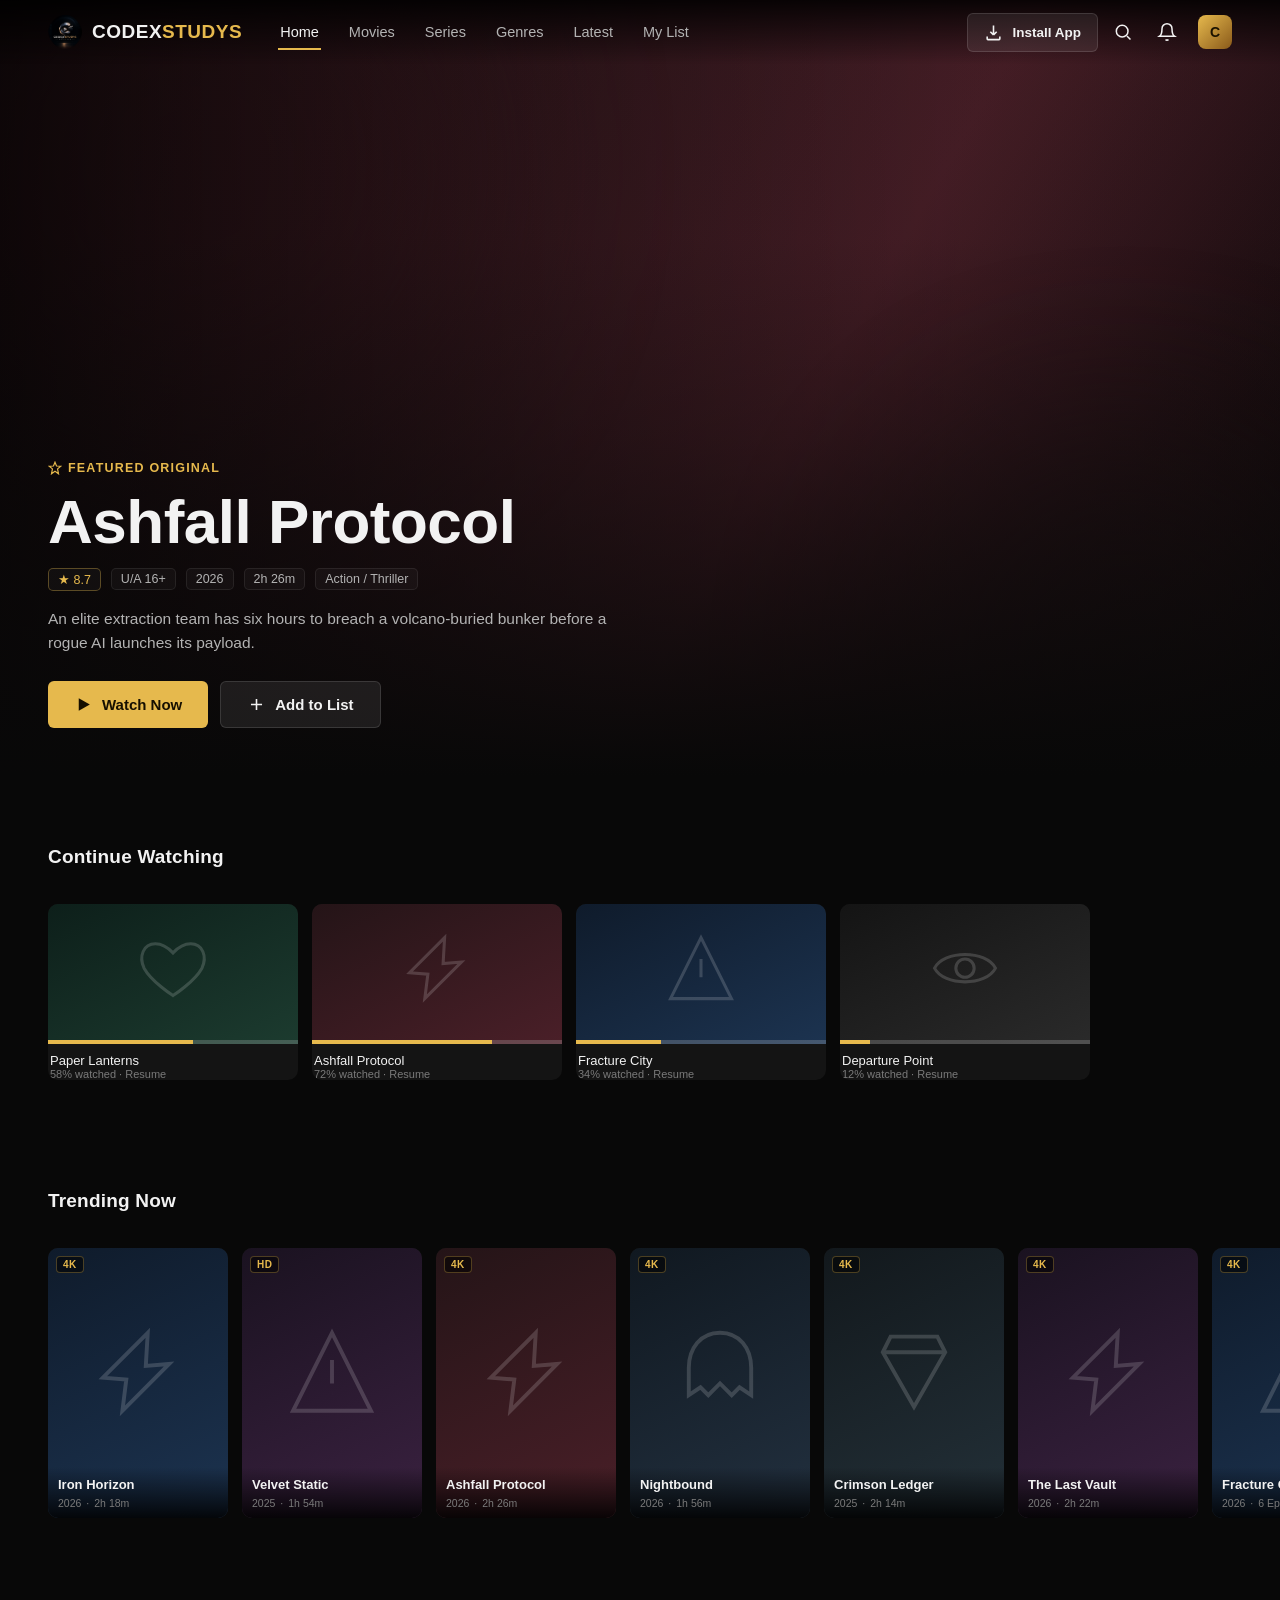
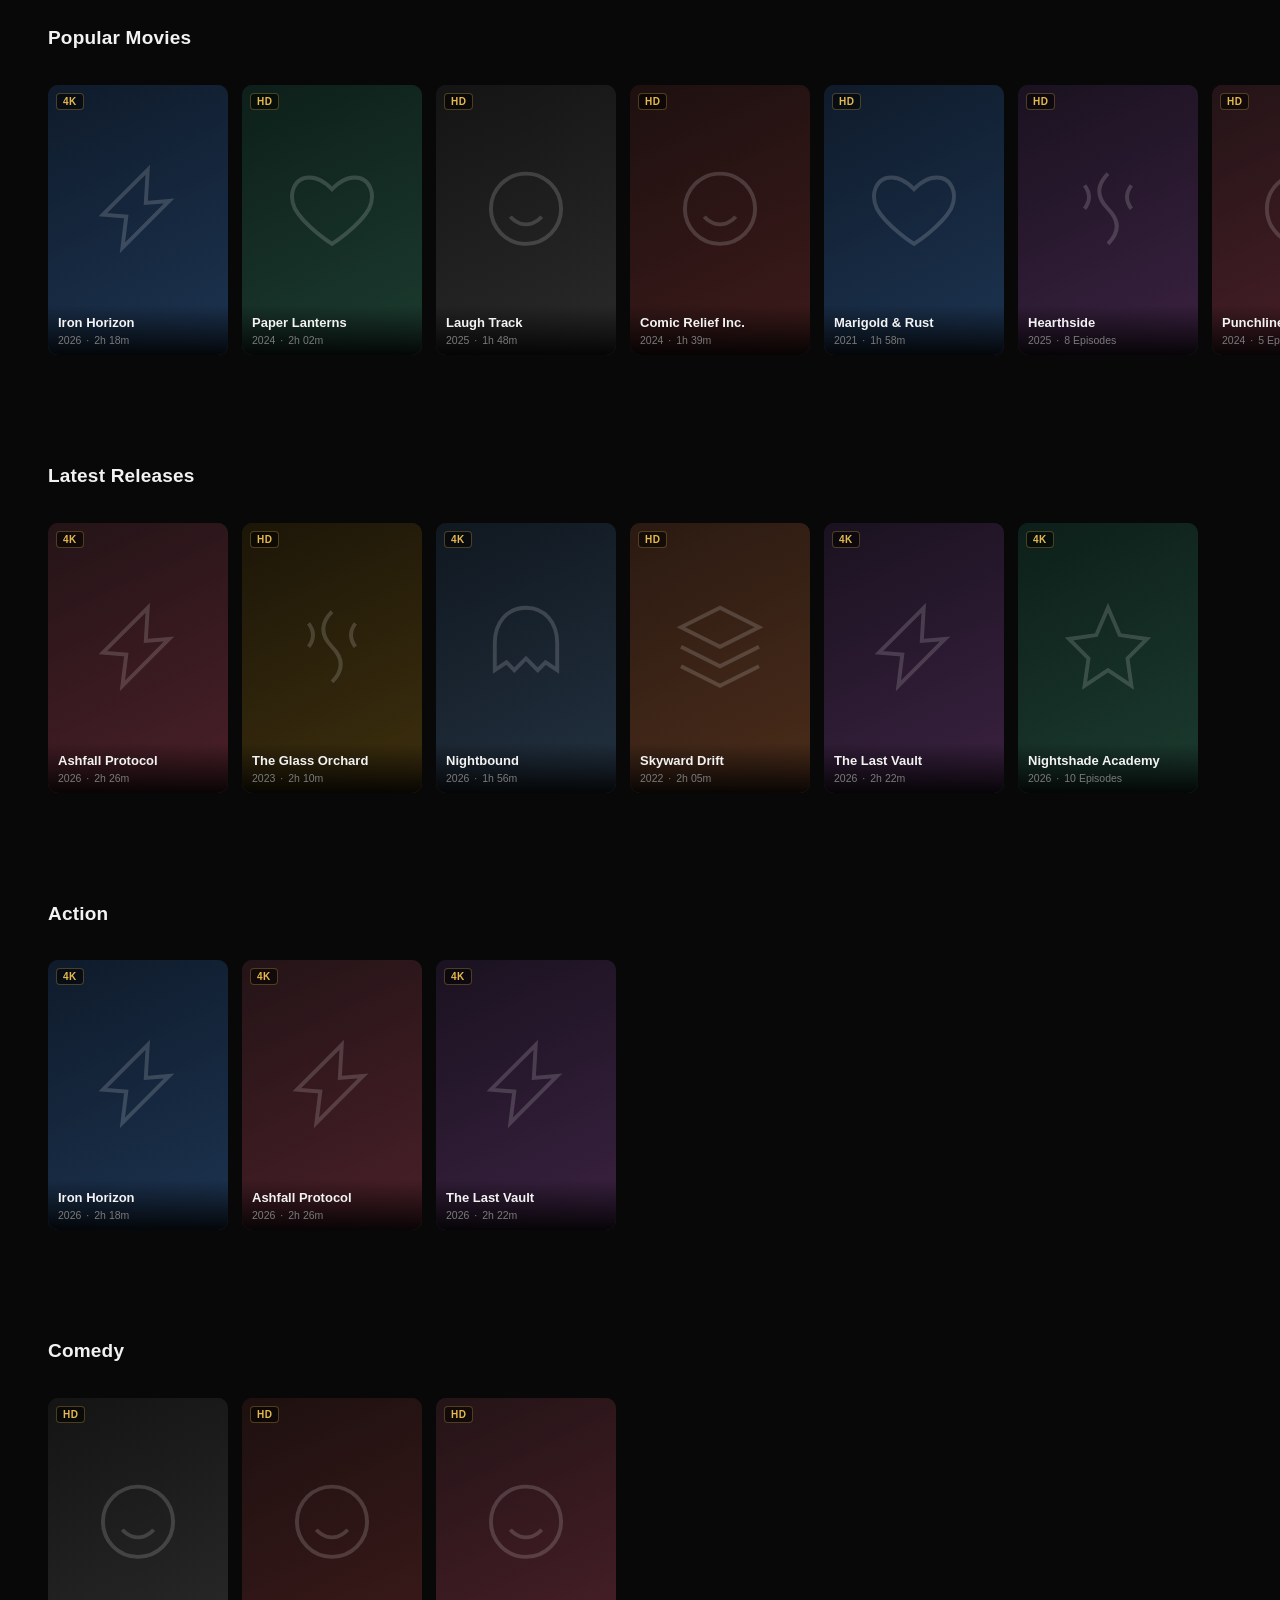
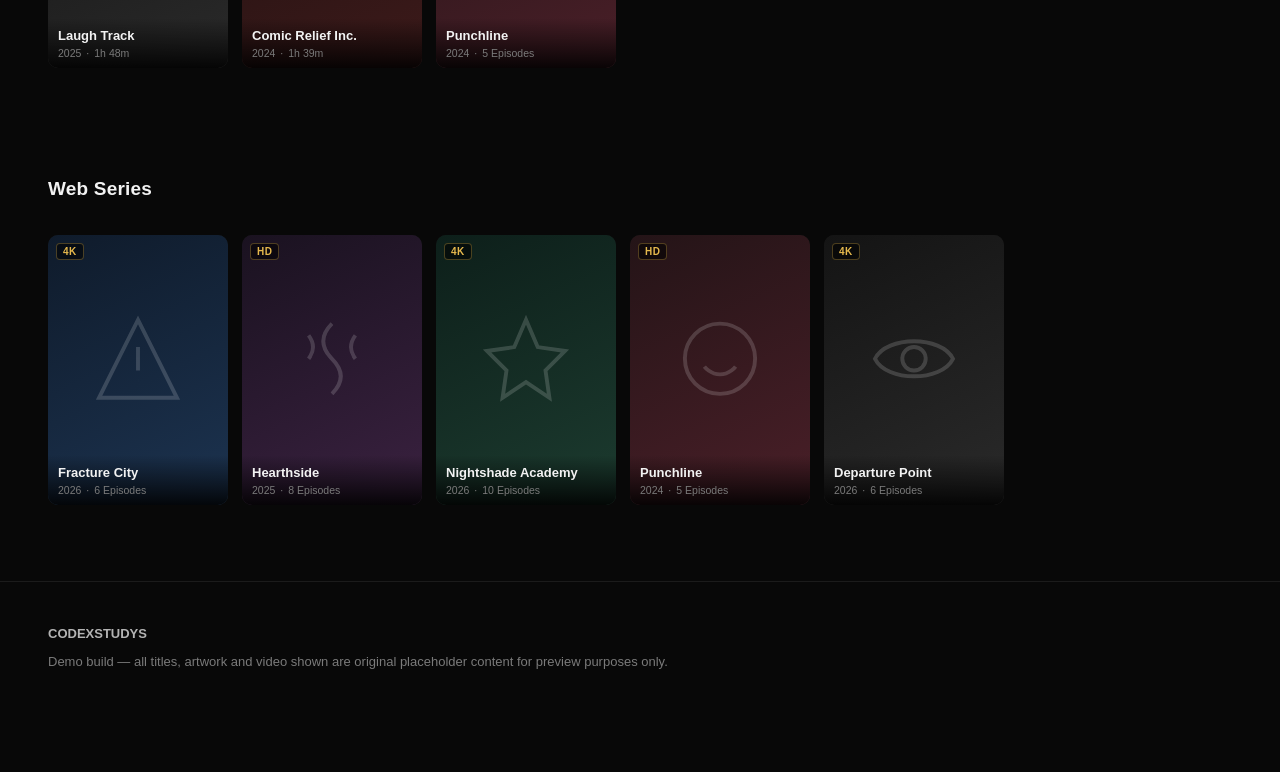
<file: index.html>
<!DOCTYPE html>
<html lang="en">
<head>
<meta charset="UTF-8">
<meta name="viewport" content="width=device-width, initial-scale=1, viewport-fit=cover">
<title>CODEXSTUDYS — Movies &amp; Series</title>
<meta name="description" content="CODEXSTUDYS — premium movie and series streaming, demo build.">
<link rel="manifest" href="manifest.webmanifest">
<meta name="theme-color" content="#080808">
<link rel="icon" href="assets/icons/icon-32.png" sizes="32x32">
<link rel="icon" href="assets/icons/icon-192.png" sizes="192x192">
<link rel="apple-touch-icon" href="assets/icons/icon-180.png">
<meta name="apple-mobile-web-app-capable" content="yes">
<meta name="apple-mobile-web-app-status-bar-style" content="black-translucent">
<meta name="apple-mobile-web-app-title" content="CodexStudys">
<link rel="stylesheet" href="css/style.css">
</head>
<body>

<!-- ============ NAVBAR ============ -->
<nav class="navbar" id="navbar">
  <div class="nav-inner">
    <div class="brand">
      <img class="brand-mark" src="assets/logo.png" alt="CODEXSTUDYS logo">
      <span class="brand-word">CODEX<b>STUDYS</b></span>
    </div>
    <div class="nav-links">
      <a href="#" data-nav="home" class="active">Home</a>
      <a href="#" data-nav="movies">Movies</a>
      <a href="#" data-nav="series">Series</a>
      <a href="#" data-nav="genres">Genres</a>
      <a href="#" data-nav="latest">Latest</a>
      <a href="#" data-nav="mylist">My List</a>
    </div>
    <div class="nav-actions">
      <button class="btn btn-ghost btn-sm install-btn" data-install-btn aria-label="Install app">
        <svg viewBox="0 0 24 24"><path d="M12 3v12m0 0l-4-4m4 4l4-4"/><path d="M4 17v3a1 1 0 001 1h14a1 1 0 001-1v-3"/></svg>
        <span data-install-label>Install App</span>
      </button>
      <button class="icon-btn" id="search-btn" aria-label="Search">
        <svg viewBox="0 0 24 24"><circle cx="11" cy="11" r="7"/><path d="M21 21l-4.3-4.3"/></svg>
      </button>
      <button class="icon-btn" aria-label="Notifications">
        <svg viewBox="0 0 24 24"><path d="M18 8a6 6 0 10-12 0c0 7-3 9-3 9h18s-3-2-3-9"/><path d="M13.7 21a2 2 0 01-3.4 0"/></svg>
      </button>
      <div class="dropdown" id="profile-dropdown">
        <div class="avatar">C</div>
        <div class="dropdown-menu">
          <button>Profile</button>
          <button data-nav="mylist">My List</button>
          <button>Settings</button>
          <button>Sign out (demo)</button>
        </div>
      </div>
      <button class="icon-btn hamburger" id="hamburger-btn" aria-label="Menu">
        <svg viewBox="0 0 24 24"><path d="M4 6h16M4 12h16M4 18h16"/></svg>
      </button>
    </div>
  </div>
</nav>

<!-- ============ MOBILE MENU ============ -->
<div class="mobile-menu" id="mobile-menu">
  <div class="mobile-menu-panel">
    <button class="icon-btn mobile-menu-close" id="mobile-menu-close" aria-label="Close menu">
      <svg viewBox="0 0 24 24"><path d="M18 6L6 18M6 6l12 12"/></svg>
    </button>
    <a href="#" data-nav="home" class="active">Home</a>
    <a href="#" data-nav="movies">Movies</a>
    <a href="#" data-nav="series">Series</a>
    <a href="#" data-nav="genres">Genres</a>
    <a href="#" data-nav="latest">Latest</a>
    <a href="#" data-nav="mylist">My List</a>
    <button class="btn btn-primary btn-sm" data-install-btn style="margin-top:16px;justify-content:center;">
      <svg viewBox="0 0 24 24" style="width:19px;height:19px;stroke:currentColor;fill:none;stroke-width:2;"><path d="M12 3v12m0 0l-4-4m4 4l4-4"/><path d="M4 17v3a1 1 0 001 1h14a1 1 0 001-1v-3"/></svg>
      <span data-install-label>Install App</span>
    </button>
  </div>
</div>

<!-- ============ BOTTOM NAV (mobile) ============ -->
<div class="bottom-nav">
  <div class="bottom-nav-inner">
    <a href="#" data-nav="home" class="active"><svg viewBox="0 0 24 24"><path d="M3 11l9-8 9 8"/><path d="M5 10v10h14V10"/></svg>Home</a>
    <a href="#" id="bottom-search"><svg viewBox="0 0 24 24"><circle cx="11" cy="11" r="7"/><path d="M21 21l-4.3-4.3"/></svg>Search</a>
    <a href="#" data-nav="mylist"><svg viewBox="0 0 24 24"><path d="M12 5v14M5 12h14"/></svg>My List</a>
    <a href="#" data-nav="genres"><svg viewBox="0 0 24 24"><rect x="3" y="3" width="7" height="7"/><rect x="14" y="3" width="7" height="7"/><rect x="3" y="14" width="7" height="7"/><rect x="14" y="14" width="7" height="7"/></svg>Genres</a>
  </div>
</div>

<!-- ============ HOME VIEW ============ -->
<main>
  <div class="view active" id="home-view">
    <section class="hero" id="hero"></section>
    <div id="home-rows"></div>
    <footer class="footer">
      <div class="f-brand">CODEXSTUDYS</div>
      <p>Demo build — all titles, artwork and video shown are original placeholder content for preview purposes only.</p>
    </footer>
  </div>

  <div class="view" id="movies-view">
    <h1 class="view-title">Movies</h1>
    <div class="filter-bar" id="movies-filter"></div>
    <div class="grid" id="movies-grid"></div>
  </div>

  <div class="view" id="series-view">
    <h1 class="view-title">Series</h1>
    <div class="grid" id="series-grid"></div>
  </div>

  <div class="view" id="genres-view">
    <h1 class="view-title">Genres</h1>
    <div class="genre-grid" id="genres-grid"></div>
  </div>

  <div class="view" id="latest-view">
    <h1 class="view-title">Latest Releases</h1>
    <div class="grid" id="latest-grid"></div>
  </div>

  <div class="view" id="mylist-view">
    <h1 class="view-title">My List</h1>
    <div class="grid" id="mylist-grid"></div>
  </div>
</main>

<!-- ============ SEARCH OVERLAY ============ -->
<div class="search-overlay" id="search-overlay">
  <div class="search-head">
    <div class="search-input-wrap">
      <svg viewBox="0 0 24 24"><circle cx="11" cy="11" r="7"/><path d="M21 21l-4.3-4.3"/></svg>
      <input id="search-input" type="text" placeholder="Search movies, series, genres..." autocomplete="off">
    </div>
    <button class="icon-btn search-close" id="search-close" aria-label="Close search">
      <svg viewBox="0 0 24 24"><path d="M18 6L6 18M6 6l12 12"/></svg>
    </button>
  </div>
  <div class="container search-results" id="search-results"></div>
</div>

<!-- ============ DETAILS MODAL ============ -->
<div class="modal-backdrop" id="modal-backdrop"></div>

<script src="js/movies.js"></script>
<script src="js/app.js"></script>
<script src="js/install.js"></script>
<script>
  document.getElementById("bottom-search").addEventListener("click", (e) => {
    e.preventDefault();
    document.getElementById("search-btn").click();
  });
</script>
</body>
</html>
</file>
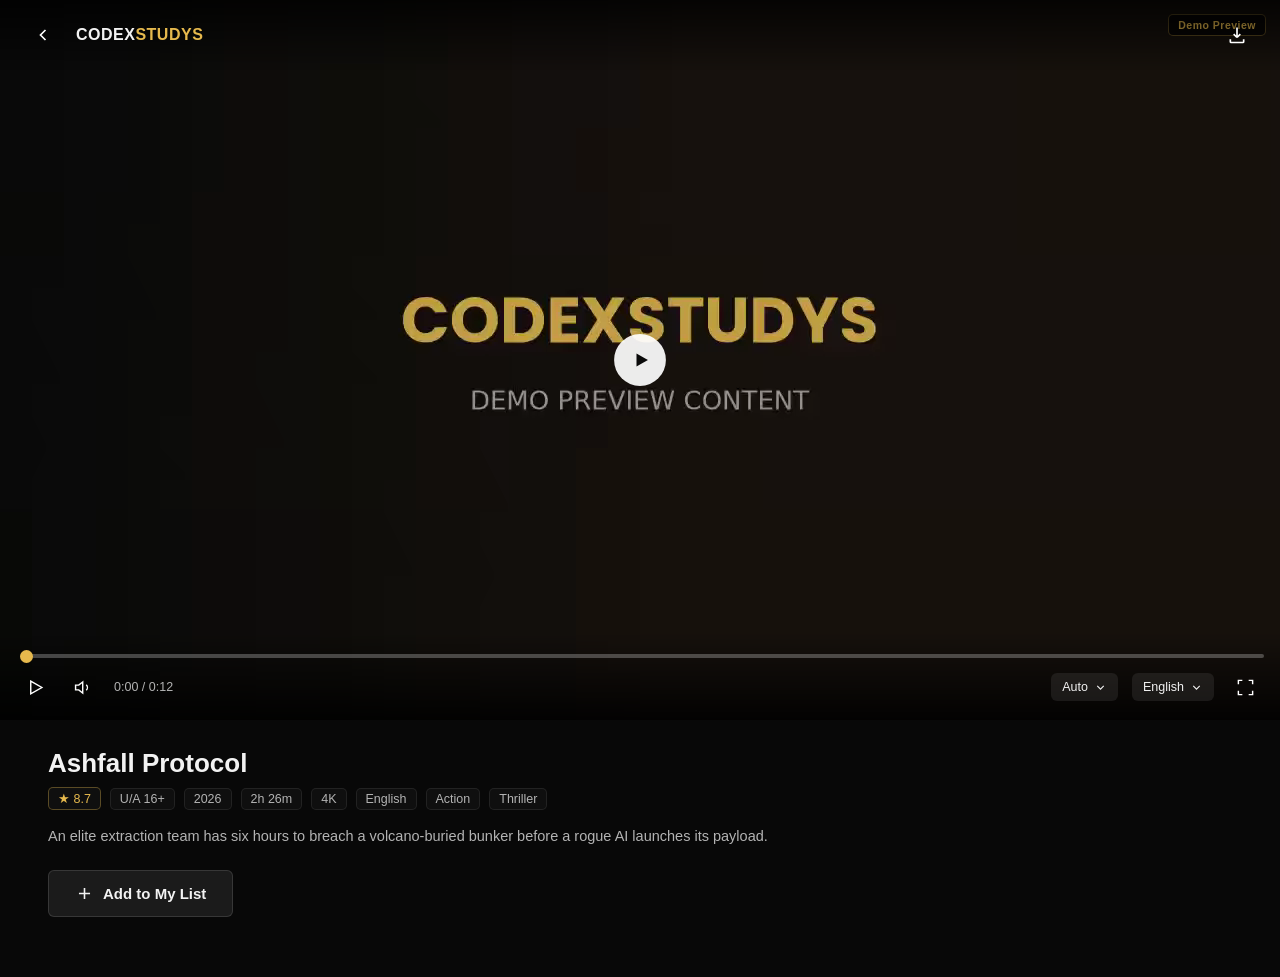
<file: player.html>
<!DOCTYPE html>
<html lang="en">
<head>
<meta charset="UTF-8">
<meta name="viewport" content="width=device-width, initial-scale=1, viewport-fit=cover">
<title>Player — CODEXSTUDYS</title>
<link rel="manifest" href="manifest.webmanifest">
<meta name="theme-color" content="#080808">
<link rel="icon" href="assets/icons/icon-32.png" sizes="32x32">
<link rel="apple-touch-icon" href="assets/icons/icon-180.png">
<link rel="stylesheet" href="css/style.css">
<style>
  body{padding-top:0;}
  .player-nav{
    position:fixed;top:0;left:0;right:0;z-index:100;padding:16px 24px;padding-top:calc(16px + var(--safe-t));
    display:flex;align-items:center;gap:14px;
    background:linear-gradient(to bottom, rgba(0,0,0,.75), transparent);
  }
  .player-nav .brand-word{font-size:16px;}
  #player-stage{position:relative;width:100%;aspect-ratio:16/9;background:#000;overflow:hidden;}
  #video{width:100%;height:100%;object-fit:contain;background:#000;}
  .big-play{
    position:absolute;inset:0;display:flex;align-items:center;justify-content:center;
    background:rgba(0,0,0,.15);transition:opacity .2s ease;cursor:pointer;
  }
  .big-play.hidden{opacity:0;pointer-events:none;}
  .big-play .play-circle{width:74px;height:74px;background:rgba(255,255,255,.9);}
  .big-play svg{width:28px;height:28px;}
  .demo-badge{
    position:absolute;top:14px;right:14px;z-index:5;font-size:10.5px;font-weight:800;letter-spacing:.5px;
    padding:4px 9px;border-radius:5px;background:rgba(0,0,0,.6);color:var(--accent);border:1px solid rgba(230,185,77,.35);
  }
  .controls-bar{
    position:absolute;left:0;right:0;bottom:0;z-index:6;padding:10px 18px 16px;
    background:linear-gradient(to top, rgba(0,0,0,.85), transparent);
    opacity:1;transition:opacity .25s ease;
  }
  #seek{
    -webkit-appearance:none;width:100%;height:4px;border-radius:3px;margin-bottom:12px;
    background:linear-gradient(to right, var(--accent) var(--pct,0%), rgba(255,255,255,.25) var(--pct,0%));
    cursor:pointer;
  }
  #seek::-webkit-slider-thumb{-webkit-appearance:none;width:13px;height:13px;border-radius:50%;background:var(--accent);}
  #seek::-moz-range-thumb{width:13px;height:13px;border-radius:50%;background:var(--accent);border:none;}
  .controls-row{display:flex;align-items:center;gap:14px;}
  .controls-row .icon-btn{width:34px;height:34px;}
  .controls-row .icon-btn svg{width:19px;height:19px;stroke:#fff;fill:none;}
  .time-display{font-size:12.5px;color:var(--text-dim);white-space:nowrap;}
  .spacer{flex:1;}
  .select-wrap{position:relative;}
  .select-btn{
    display:flex;align-items:center;gap:6px;font-size:12.5px;padding:7px 11px;
    border-radius:var(--radius-s);background:rgba(255,255,255,.08);color:var(--text);
  }
  .select-btn svg{width:13px;height:13px;stroke:currentColor;fill:none;stroke-width:2;}
  .select-menu{
    position:absolute;bottom:42px;right:0;min-width:130px;background:var(--surface-2);
    border:1px solid var(--border);border-radius:var(--radius-m);padding:6px;
    opacity:0;visibility:hidden;transform:translateY(6px);transition:all .18s ease;box-shadow:var(--shadow-pop);
  }
  .select-menu.open{opacity:1;visibility:visible;transform:translateY(0);}
  .select-menu [data-opt]{padding:8px 10px;border-radius:6px;font-size:12.5px;color:var(--text-dim);}
  .select-menu [data-opt]:hover{background:var(--surface-hover);color:var(--text);}
  .select-menu [data-opt].sel{color:var(--accent);}
  .info-wrap{padding:28px 48px 60px;max-width:900px;}
  @media (max-width:640px){.info-wrap{padding:20px 16px 40px;}}
  #episode-section{margin-top:26px;}
  .ep-row.active-ep{background:var(--surface-hover);}
  .ep-row.active-ep .ep-title{color:var(--accent);}
  .now-playing{font-size:13px;color:var(--text-mute);margin-bottom:4px;}
  @media (max-width:640px){.controls-row{gap:8px;}.time-display{font-size:11px;}.select-btn span{display:none;}}
</style>
</head>
<body id="player-app">

<div class="player-nav">
  <button class="icon-btn" id="back-home" aria-label="Back">
    <svg viewBox="0 0 24 24" style="stroke:#fff;fill:none;stroke-width:2;"><path d="M15 18l-6-6 6-6"/></svg>
  </button>
  <span class="brand-word">CODEX<b style="color:var(--accent);">STUDYS</b></span>
  <div style="flex:1;"></div>
  <button class="icon-btn" data-install-btn aria-label="Install app" title="Install App">
    <svg viewBox="0 0 24 24" style="stroke:#fff;fill:none;stroke-width:2;"><path d="M12 3v12m0 0l-4-4m4 4l4-4"/><path d="M4 17v3a1 1 0 001 1h14a1 1 0 001-1v-3"/></svg>
  </button>
</div>

<div id="player-stage">
  <span class="demo-badge">Demo Preview</span>
  <video id="video" playsinline preload="metadata"></video>
  <div class="big-play" id="big-play">
    <div class="play-circle" style="width:74px;height:74px;border-radius:50%;background:rgba(255,255,255,.92);display:flex;align-items:center;justify-content:center;">
      <svg viewBox="0 0 24 24" style="width:28px;height:28px;fill:#0a0a0a;margin-left:3px;"><path d="M6 4l14 8-14 8V4z"/></svg>
    </div>
  </div>
  <div class="controls-bar">
    <input type="range" id="seek" min="0" max="100" value="0" step="0.1">
    <div class="controls-row">
      <button class="icon-btn" id="ctrl-play" aria-label="Play/Pause"><svg viewBox="0 0 24 24"><path d="M6 4l14 8-14 8V4z"/></svg></button>
      <button class="icon-btn" id="ctrl-mute" aria-label="Mute"><svg viewBox="0 0 24 24"><path d="M11 5L6 9H2v6h4l5 4V5z"/><path d="M15.5 8.5a5 5 0 010 7"/></svg></button>
      <span class="time-display"><span id="cur-time">0:00</span> / <span id="dur-time">0:00</span></span>
      <div class="spacer"></div>
      <span id="now-playing-ep" class="time-display" style="display:none;"></span>
      <div class="select-wrap">
        <button class="select-btn" id="quality-btn"><span>Auto</span><svg viewBox="0 0 24 24"><path d="M6 9l6 6 6-6"/></svg></button>
        <div class="select-menu" id="quality-menu">
          <div data-opt="Auto" class="sel">Auto</div>
          <div data-opt="1080p">1080p</div>
          <div data-opt="720p">720p</div>
          <div data-opt="480p">480p</div>
        </div>
      </div>
      <div class="select-wrap">
        <button class="select-btn" id="lang-btn"><span>English</span><svg viewBox="0 0 24 24"><path d="M6 9l6 6 6-6"/></svg></button>
        <div class="select-menu" id="lang-menu">
          <div data-opt="English" class="sel">English</div>
          <div data-opt="Hindi">Hindi</div>
          <div data-opt="Tamil">Tamil</div>
          <div data-opt="Telugu">Telugu</div>
        </div>
      </div>
      <button class="icon-btn" id="ctrl-fullscreen" aria-label="Fullscreen"><svg viewBox="0 0 24 24"><path d="M8 3H3v5M16 3h5v5M8 21H3v-5M16 21h5v-5"/></svg></button>
    </div>
  </div>
</div>

<div class="info-wrap">
  <h1 class="modal-title" id="player-title" style="margin-bottom:8px;"></h1>
  <div id="episode-section" style="display:none;margin-top:0;margin-bottom:14px;">
    <div class="now-playing" id="ep-label">Now Playing</div>
  </div>
  <div class="modal-meta" id="player-meta"></div>
  <p class="modal-desc" id="player-desc"></p>
  <div class="modal-actions">
    <button class="btn btn-ghost" id="player-mylist">
      <svg viewBox="0 0 24 24" style="width:19px;height:19px;stroke:currentColor;fill:none;stroke-width:2;"><path d="M12 5v14M5 12h14"/></svg>
      <span>Add to My List</span>
    </button>
  </div>

  <div class="modal-episodes" id="episode-section2" style="border-top:1px solid var(--border);padding-top:18px;margin-top:24px;display:none;" data-episodes>
    <h3 class="section-title" style="font-size:15px;margin-bottom:10px;">Episodes</h3>
    <div id="episode-list"></div>
  </div>
</div>

<script src="js/movies.js"></script>
<script src="js/player.js"></script>
<script src="js/install.js"></script>
<script>
  // show episode block wrapper when series
  document.addEventListener("DOMContentLoaded", () => {
    const id = new URLSearchParams(location.search).get("id") || "4";
    const m = findMovie(id);
    if (m && m.type === "series") {
      document.getElementById("episode-section2").style.display = "";
      document.getElementById("now-playing-ep").style.display = "";
    }
  });
</script>
</body>
</html>
</file>
<file: css/style.css>
/* ==========================================================================
   CODEXSTUDYS — OTT design system
   ========================================================================== */
:root{
  --bg:#080808;
  --bg-elevated:#0d0d0d;
  --surface:#141414;
  --surface-2:#1c1c1c;
  --surface-hover:#232323;
  --border:rgba(255,255,255,.08);
  --text:#f2f2f2;
  --text-dim:#b3b3b3;
  --text-mute:#7a7a7a;
  --accent:#e6b94d;
  --accent-dim:#a9843a;
  --accent-ink:#1a1400;
  --radius-s:6px;
  --radius-m:10px;
  --radius-l:16px;
  --shadow-card:0 10px 30px rgba(0,0,0,.5);
  --shadow-pop:0 20px 60px rgba(0,0,0,.65);
  --nav-h:64px;
  --safe-t:env(safe-area-inset-top,0px);
  --safe-b:env(safe-area-inset-bottom,0px);
}

*,*::before,*::after{box-sizing:border-box;}
html,body{padding:0;margin:0;}
body{
  background:var(--bg);
  color:var(--text);
  font-family:"Inter","Segoe UI",Helvetica,Arial,sans-serif;
  -webkit-font-smoothing:antialiased;
  overflow-x:hidden;
  padding-top:var(--safe-t);
  padding-bottom:var(--safe-b);
}
img,svg{display:block;max-width:100%;}
a{color:inherit;text-decoration:none;}
button{font-family:inherit;cursor:pointer;}
button,input{border:none;outline:none;background:none;color:inherit;}
::-webkit-scrollbar{height:8px;width:8px;}
::-webkit-scrollbar-thumb{background:#2b2b2b;border-radius:8px;}
::selection{background:var(--accent);color:#000;}

.container{max-width:1600px;margin:0 auto;padding:0 48px;}
@media (max-width:1024px){.container{padding:0 28px;}}
@media (max-width:640px){.container{padding:0 16px;}}

/* ---------- NAVBAR ---------- */
.navbar{
  position:fixed;top:0;left:0;right:0;z-index:200;
  height:var(--nav-h);
  padding-top:var(--safe-t);
  display:flex;align-items:center;
  background:linear-gradient(to bottom, rgba(0,0,0,.85), rgba(0,0,0,0));
  transition:background .35s ease, box-shadow .35s ease, backdrop-filter .35s ease;
}
.navbar.scrolled{
  background:rgba(8,8,8,.92);
  backdrop-filter:blur(10px);
  box-shadow:0 4px 20px rgba(0,0,0,.4);
  border-bottom:1px solid var(--border);
}
.nav-inner{
  width:100%;max-width:1600px;margin:0 auto;padding:0 48px;
  display:flex;align-items:center;gap:36px;
}
.brand{display:flex;align-items:center;gap:10px;flex-shrink:0;}
.brand-mark{width:34px;height:34px;flex-shrink:0;object-fit:contain;border-radius:8px;}
.install-btn svg{width:17px;height:17px;stroke:currentColor;fill:none;stroke-width:2;}
.install-btn.is-installed{opacity:.55;pointer-events:none;}
@media (max-width:900px){.nav-actions .install-btn{display:none;}}
.brand-word{font-size:19px;font-weight:800;letter-spacing:.5px;}
.brand-word b{color:var(--accent);}
.nav-links{display:flex;align-items:center;gap:26px;flex:1;}
.nav-links a{
  font-size:14.5px;font-weight:500;color:var(--text-dim);
  padding:6px 2px;position:relative;transition:color .2s;
}
.nav-links a::after{
  content:"";position:absolute;left:0;bottom:-4px;height:2px;width:0;
  background:var(--accent);transition:width .2s ease;
}
.nav-links a:hover{color:var(--text);}
.nav-links a.active{color:var(--text);}
.nav-links a.active::after{width:100%;}
.nav-actions{display:flex;align-items:center;gap:6px;}
.icon-btn{
  width:38px;height:38px;border-radius:50%;
  display:flex;align-items:center;justify-content:center;
  color:var(--text);transition:background .2s;
}
.icon-btn:hover{background:rgba(255,255,255,.08);}
.icon-btn svg{width:20px;height:20px;stroke:currentColor;fill:none;stroke-width:1.8;}
.avatar{
  width:34px;height:34px;border-radius:8px;margin-left:6px;
  background:linear-gradient(135deg,var(--accent),#8a5a1a);
  display:flex;align-items:center;justify-content:center;
  font-weight:800;color:#1a1200;font-size:14px;position:relative;
}
.hamburger{display:none;}

/* profile dropdown */
.dropdown{position:relative;}
.dropdown-menu{
  position:absolute;top:48px;right:0;min-width:190px;
  background:var(--surface-2);border:1px solid var(--border);
  border-radius:var(--radius-m);padding:6px;
  box-shadow:var(--shadow-pop);
  opacity:0;visibility:hidden;transform:translateY(-6px);
  transition:all .18s ease;
}
.dropdown.open .dropdown-menu{opacity:1;visibility:visible;transform:translateY(0);}
.dropdown-menu button{
  width:100%;text-align:left;padding:10px 12px;border-radius:var(--radius-s);
  font-size:13.5px;color:var(--text-dim);
}
.dropdown-menu button:hover{background:var(--surface-hover);color:var(--text);}

/* mobile slide menu */
.mobile-menu{
  position:fixed;inset:0;z-index:300;background:rgba(0,0,0,.6);
  opacity:0;visibility:hidden;transition:opacity .25s ease;
}
.mobile-menu.open{opacity:1;visibility:visible;}
.mobile-menu-panel{
  position:absolute;top:0;right:0;bottom:0;width:78%;max-width:320px;
  background:var(--bg-elevated);padding:24px 20px;padding-top:calc(24px + var(--safe-t));
  transform:translateX(100%);transition:transform .3s ease;
  display:flex;flex-direction:column;gap:4px;
}
.mobile-menu.open .mobile-menu-panel{transform:translateX(0);}
.mobile-menu-panel a{padding:14px 6px;font-size:16px;font-weight:600;border-bottom:1px solid var(--border);color:var(--text-dim);}
.mobile-menu-panel a.active{color:var(--accent);}
.mobile-menu-close{align-self:flex-end;margin-bottom:8px;}

/* bottom tab bar (mobile only) */
.bottom-nav{
  display:none;position:fixed;left:0;right:0;bottom:0;z-index:180;
  background:rgba(10,10,10,.95);backdrop-filter:blur(10px);
  border-top:1px solid var(--border);
  padding:8px 6px calc(8px + var(--safe-b));
}
.bottom-nav-inner{display:flex;justify-content:space-around;}
.bottom-nav a{
  display:flex;flex-direction:column;align-items:center;gap:3px;
  font-size:10.5px;color:var(--text-mute);flex:1;padding:4px 0;
}
.bottom-nav a svg{width:21px;height:21px;stroke:currentColor;fill:none;stroke-width:1.8;}
.bottom-nav a.active{color:var(--accent);}

/* ---------- HERO ---------- */
.hero{
  position:relative;min-height:88vh;display:flex;align-items:flex-end;
  overflow:hidden;
}
.hero-bg{
  position:absolute;inset:0;z-index:0;
}
.hero-bg .bg-grad{position:absolute;inset:0;}
.hero-bg .bg-shape{
  position:absolute;border-radius:50%;filter:blur(90px);opacity:.55;
}
.hero-scrim{
  position:absolute;inset:0;z-index:1;
  background:
    linear-gradient(to top, var(--bg) 2%, rgba(8,8,8,.35) 45%, rgba(8,8,8,.05) 70%),
    linear-gradient(to right, rgba(0,0,0,.75) 0%, rgba(0,0,0,.25) 45%, rgba(0,0,0,.05) 75%);
}
.hero-content{position:relative;z-index:2;padding:0 48px 64px;max-width:1600px;margin:0 auto;width:100%;}
.hero-badge{
  display:inline-flex;align-items:center;gap:6px;font-size:12.5px;font-weight:700;
  letter-spacing:1.2px;color:var(--accent);text-transform:uppercase;margin-bottom:14px;
}
.hero-badge svg{width:14px;height:14px;stroke:var(--accent);fill:none;stroke-width:2;}
.hero-title{
  font-size:clamp(34px,5.4vw,62px);font-weight:800;line-height:1.05;
  max-width:760px;margin:0 0 14px;letter-spacing:-.5px;
}
.hero-meta{display:flex;flex-wrap:wrap;align-items:center;gap:10px;margin-bottom:16px;color:var(--text-dim);font-size:14px;}
.hero-meta .dot{width:3px;height:3px;border-radius:50%;background:var(--text-mute);}
.chip{
  padding:3px 9px;border:1px solid var(--border);border-radius:5px;
  font-size:12.5px;color:var(--text-dim);background:rgba(255,255,255,.03);
}
.chip.rating{color:var(--accent);border-color:rgba(230,185,77,.35);}
.hero-desc{
  max-width:560px;color:var(--text-dim);font-size:15.5px;line-height:1.55;margin-bottom:26px;
  display:-webkit-box;-webkit-line-clamp:3;-webkit-box-orient:vertical;overflow:hidden;
}
.hero-actions{display:flex;flex-wrap:wrap;gap:12px;}

.btn{
  display:inline-flex;align-items:center;gap:9px;padding:13px 26px;
  border-radius:var(--radius-s);font-size:15px;font-weight:700;
  transition:transform .15s ease, background .2s ease, opacity .2s ease;
}
.btn svg{width:19px;height:19px;stroke:currentColor;fill:none;stroke-width:2;}
.btn:active{transform:scale(.97);}
.btn-primary{background:var(--accent);color:#160f00;}
.btn-primary:hover{background:#f0c65e;}
.btn-primary svg{fill:currentColor;stroke:none;}
.btn-ghost{background:rgba(255,255,255,.08);color:var(--text);border:1px solid rgba(255,255,255,.12);}
.btn-ghost:hover{background:rgba(255,255,255,.15);}
.btn-ghost.active{background:rgba(230,185,77,.15);border-color:rgba(230,185,77,.4);color:var(--accent);}
.btn-sm{padding:9px 16px;font-size:13.5px;}

/* ---------- ROWS ---------- */
.section{padding:38px 0;}
.section-head{
  display:flex;align-items:center;justify-content:space-between;
  padding:0 48px;margin-bottom:14px;
}
.section-title{font-size:19px;font-weight:700;letter-spacing:.2px;}
.row-wrap{position:relative;}
.row-scroll{
  display:flex;gap:14px;overflow-x:auto;scroll-behavior:smooth;
  padding:6px 48px 18px;scrollbar-width:none;
}
.row-scroll::-webkit-scrollbar{display:none;}
.row-arrow{
  position:absolute;top:0;bottom:18px;width:52px;z-index:5;
  display:flex;align-items:center;justify-content:center;
  background:linear-gradient(to var(--dir,right), var(--bg) 10%, transparent);
  opacity:0;transition:opacity .2s ease;color:var(--text);
}
.row-wrap:hover .row-arrow{opacity:1;}
.row-arrow.left{left:0;--dir:left;}
.row-arrow.right{right:0;--dir:right;}
.row-arrow svg{width:26px;height:26px;stroke:currentColor;fill:none;stroke-width:2;
  background:rgba(0,0,0,.5);border-radius:50%;padding:6px;}

/* ---------- CARDS ---------- */
.card{
  position:relative;flex:0 0 auto;width:180px;border-radius:var(--radius-m);
  overflow:hidden;cursor:pointer;transition:transform .28s ease, box-shadow .28s ease;
  background:var(--surface);
}
.card:hover{transform:scale(1.08) translateY(-4px);box-shadow:var(--shadow-card);z-index:4;}
.poster{
  aspect-ratio:2/3;position:relative;display:flex;align-items:flex-end;
}
.poster .p-icon{
  position:absolute;top:50%;left:50%;width:52%;height:52%;
  transform:translate(-50%,-58%);opacity:.16;stroke:#fff;fill:none;stroke-width:1;
}
.poster .p-badge{
  position:absolute;top:8px;left:8px;font-size:10px;font-weight:800;
  padding:2px 6px;border-radius:4px;background:rgba(0,0,0,.55);
  letter-spacing:.5px;color:var(--accent);border:1px solid rgba(230,185,77,.3);
}
.poster .p-info{
  position:relative;z-index:2;width:100%;padding:10px 10px 9px;
  background:linear-gradient(to top, rgba(0,0,0,.88), rgba(0,0,0,0));
}
.poster .p-title{font-size:13px;font-weight:700;line-height:1.25;margin-bottom:3px;
  display:-webkit-box;-webkit-line-clamp:2;-webkit-box-orient:vertical;overflow:hidden;}
.poster .p-sub{font-size:10.5px;color:var(--text-mute);display:flex;gap:5px;align-items:center;}
.play-overlay{
  position:absolute;inset:0;z-index:3;display:flex;align-items:center;justify-content:center;
  background:rgba(0,0,0,0);opacity:0;transition:opacity .22s ease, background .22s ease;
}
.card:hover .play-overlay{opacity:1;background:rgba(0,0,0,.28);}
.play-circle{
  width:46px;height:46px;border-radius:50%;background:rgba(255,255,255,.92);
  display:flex;align-items:center;justify-content:center;transform:scale(.7);transition:transform .22s ease;
}
.card:hover .play-circle{transform:scale(1);}
.play-circle svg{width:19px;height:19px;fill:#0a0a0a;margin-left:2px;}

@media (max-width:640px){
  .card{width:132px;}
  .row-scroll{gap:10px;}
}

/* continue watching cards */
.card.cw{width:250px;}
.cw .poster{aspect-ratio:16/9;}
.cw-progress{
  position:absolute;left:0;right:0;bottom:0;height:4px;background:rgba(255,255,255,.18);z-index:3;
}
.cw-progress-fill{height:100%;background:var(--accent);}
.cw-meta{padding:9px 2px 0;}
.cw-meta .p-title{font-size:13px;}
.cw-meta .p-sub{font-size:11px;color:var(--text-mute);}
@media (max-width:640px){.card.cw{width:220px;}}

/* movie grid (Movies/Series/Genre/Latest/MyList views) */
.grid{
  display:grid;grid-template-columns:repeat(auto-fill,minmax(160px,1fr));
  gap:18px;padding:0 48px 40px;
}
@media (max-width:640px){.grid{grid-template-columns:repeat(auto-fill,minmax(128px,1fr));gap:12px;padding:0 16px 32px;}}
.grid .card{width:100%;}

/* genre tiles */
.genre-grid{
  display:grid;grid-template-columns:repeat(auto-fill,minmax(220px,1fr));
  gap:16px;padding:0 48px 40px;
}
@media (max-width:640px){.genre-grid{grid-template-columns:repeat(2,1fr);padding:0 16px 32px;gap:12px;}}
.genre-tile{
  border-radius:var(--radius-m);padding:26px 20px;position:relative;overflow:hidden;
  min-height:110px;display:flex;align-items:flex-end;font-weight:800;font-size:18px;
  transition:transform .2s ease;cursor:pointer;
}
.genre-tile:hover{transform:translateY(-3px);}
.genre-tile svg{
  position:absolute;top:10px;right:10px;width:44%;height:44%;opacity:.18;
  stroke:#fff;fill:none;stroke-width:1;
}

.filter-bar{display:flex;gap:10px;flex-wrap:wrap;padding:14px 48px 22px;}
@media (max-width:640px){.filter-bar{padding:10px 16px 16px;}}

.view-title{font-size:26px;font-weight:800;padding:0 48px;margin:0 0 6px;}
@media (max-width:640px){.view-title{padding:0 16px;font-size:21px;}}

.empty-state{
  text-align:center;padding:80px 20px;color:var(--text-mute);
}
.empty-state svg{width:52px;height:52px;stroke:var(--text-mute);fill:none;stroke-width:1.4;margin:0 auto 14px;}
.empty-state h3{color:var(--text-dim);font-size:17px;margin:0 0 6px;}

.skeleton{background:linear-gradient(90deg,var(--surface),var(--surface-2),var(--surface));
  background-size:200% 100%;animation:shine 1.4s infinite;}
@keyframes shine{0%{background-position:200% 0;}100%{background-position:-200% 0;}}

/* views */
.view{display:none;}
.view.active{display:block;}
#home-view.active{display:block;}

/* ---------- SEARCH OVERLAY ---------- */
.search-overlay{
  position:fixed;inset:0;z-index:250;background:rgba(6,6,6,.97);
  opacity:0;visibility:hidden;transform:translateY(-14px);
  transition:opacity .22s ease, transform .22s ease, visibility .22s;
  overflow-y:auto;padding-top:var(--safe-t);
}
.search-overlay.open{opacity:1;visibility:visible;transform:translateY(0);}
.search-head{display:flex;align-items:center;gap:14px;padding:20px 48px;border-bottom:1px solid var(--border);}
@media (max-width:640px){.search-head{padding:16px 16px;}}
.search-input-wrap{
  flex:1;display:flex;align-items:center;gap:10px;background:var(--surface);
  border:1px solid var(--border);border-radius:var(--radius-m);padding:12px 16px;
}
.search-input-wrap svg{width:19px;height:19px;stroke:var(--text-mute);fill:none;stroke-width:2;flex-shrink:0;}
#search-input{flex:1;font-size:16px;color:var(--text);background:none;}
#search-input::placeholder{color:var(--text-mute);}
.search-close{flex-shrink:0;}
.search-results{padding:22px 0 60px;}

/* ---------- DETAILS MODAL ---------- */
.modal-backdrop{
  position:fixed;inset:0;z-index:260;background:rgba(0,0,0,.75);
  opacity:0;visibility:hidden;transition:opacity .22s ease,visibility .22s;
  display:flex;align-items:center;justify-content:center;padding:24px;
}
.modal-backdrop.open{opacity:1;visibility:visible;}
.modal{
  width:100%;max-width:760px;max-height:88vh;overflow-y:auto;
  background:var(--surface);border-radius:var(--radius-l);position:relative;
  transform:scale(.94) translateY(10px);opacity:0;transition:all .25s ease;
  box-shadow:var(--shadow-pop);
}
.modal-backdrop.open .modal{transform:scale(1) translateY(0);opacity:1;}
.modal-backdrop-img{position:relative;height:280px;}
@media (max-width:640px){.modal-backdrop-img{height:190px;}}
.modal-backdrop-img .m-scrim{
  position:absolute;inset:0;background:linear-gradient(to top, var(--surface) 5%, rgba(0,0,0,.1) 60%, rgba(0,0,0,.35));
}
.modal-close{
  position:absolute;top:14px;right:14px;z-index:3;width:36px;height:36px;border-radius:50%;
  background:rgba(0,0,0,.55);display:flex;align-items:center;justify-content:center;
}
.modal-close svg{width:18px;height:18px;stroke:#fff;fill:none;stroke-width:2;}
.modal-body{padding:0 32px 32px;margin-top:-56px;position:relative;z-index:2;}
@media (max-width:640px){.modal-body{padding:0 18px 24px;margin-top:-40px;}}
.modal-title{font-size:26px;font-weight:800;margin:0 0 10px;}
.modal-meta{display:flex;flex-wrap:wrap;gap:9px;align-items:center;margin-bottom:14px;}
.modal-desc{color:var(--text-dim);font-size:14.5px;line-height:1.65;margin-bottom:22px;}
.modal-actions{display:flex;gap:12px;flex-wrap:wrap;}
.modal-episodes{margin-top:24px;border-top:1px solid var(--border);padding-top:18px;}
.ep-row{
  display:flex;align-items:center;gap:14px;padding:10px 8px;border-radius:var(--radius-s);
  transition:background .15s;
}
.ep-row:hover{background:var(--surface-hover);}
.ep-num{width:30px;height:30px;border-radius:50%;background:var(--surface-2);display:flex;align-items:center;justify-content:center;font-size:12.5px;font-weight:700;color:var(--text-dim);flex-shrink:0;}
.ep-title{font-size:14px;font-weight:600;flex:1;}
.ep-dur{font-size:12.5px;color:var(--text-mute);}

/* ---------- FOOTER ---------- */
.footer{padding:44px 48px 90px;color:var(--text-mute);font-size:13px;border-top:1px solid var(--border);margin-top:20px;}
@media (max-width:640px){.footer{padding:32px 16px 100px;}}
.footer .f-brand{color:var(--text-dim);font-weight:700;margin-bottom:8px;}

/* toast */
.toast{
  position:fixed;bottom:calc(24px + var(--safe-b));left:50%;transform:translateX(-50%) translateY(20px);
  background:var(--surface-2);border:1px solid var(--border);padding:12px 20px;border-radius:var(--radius-m);
  font-size:13.5px;z-index:400;opacity:0;transition:all .25s ease;pointer-events:none;
  box-shadow:var(--shadow-pop);
}
.toast.show{opacity:1;transform:translateX(-50%) translateY(0);}

@media (max-width:900px){
  .nav-links{display:none;}
  .hamburger{display:flex;}
}
@media (max-width:640px){
  .bottom-nav{display:block;}
  body{padding-bottom:calc(64px + var(--safe-b));}
  .hero{min-height:78vh;}
  .hero-content{padding:0 16px 40px;}
  .section-head{padding:0 16px;}
  .row-scroll{padding:6px 16px 16px;}
  .row-arrow{display:none;}
}
</file>
